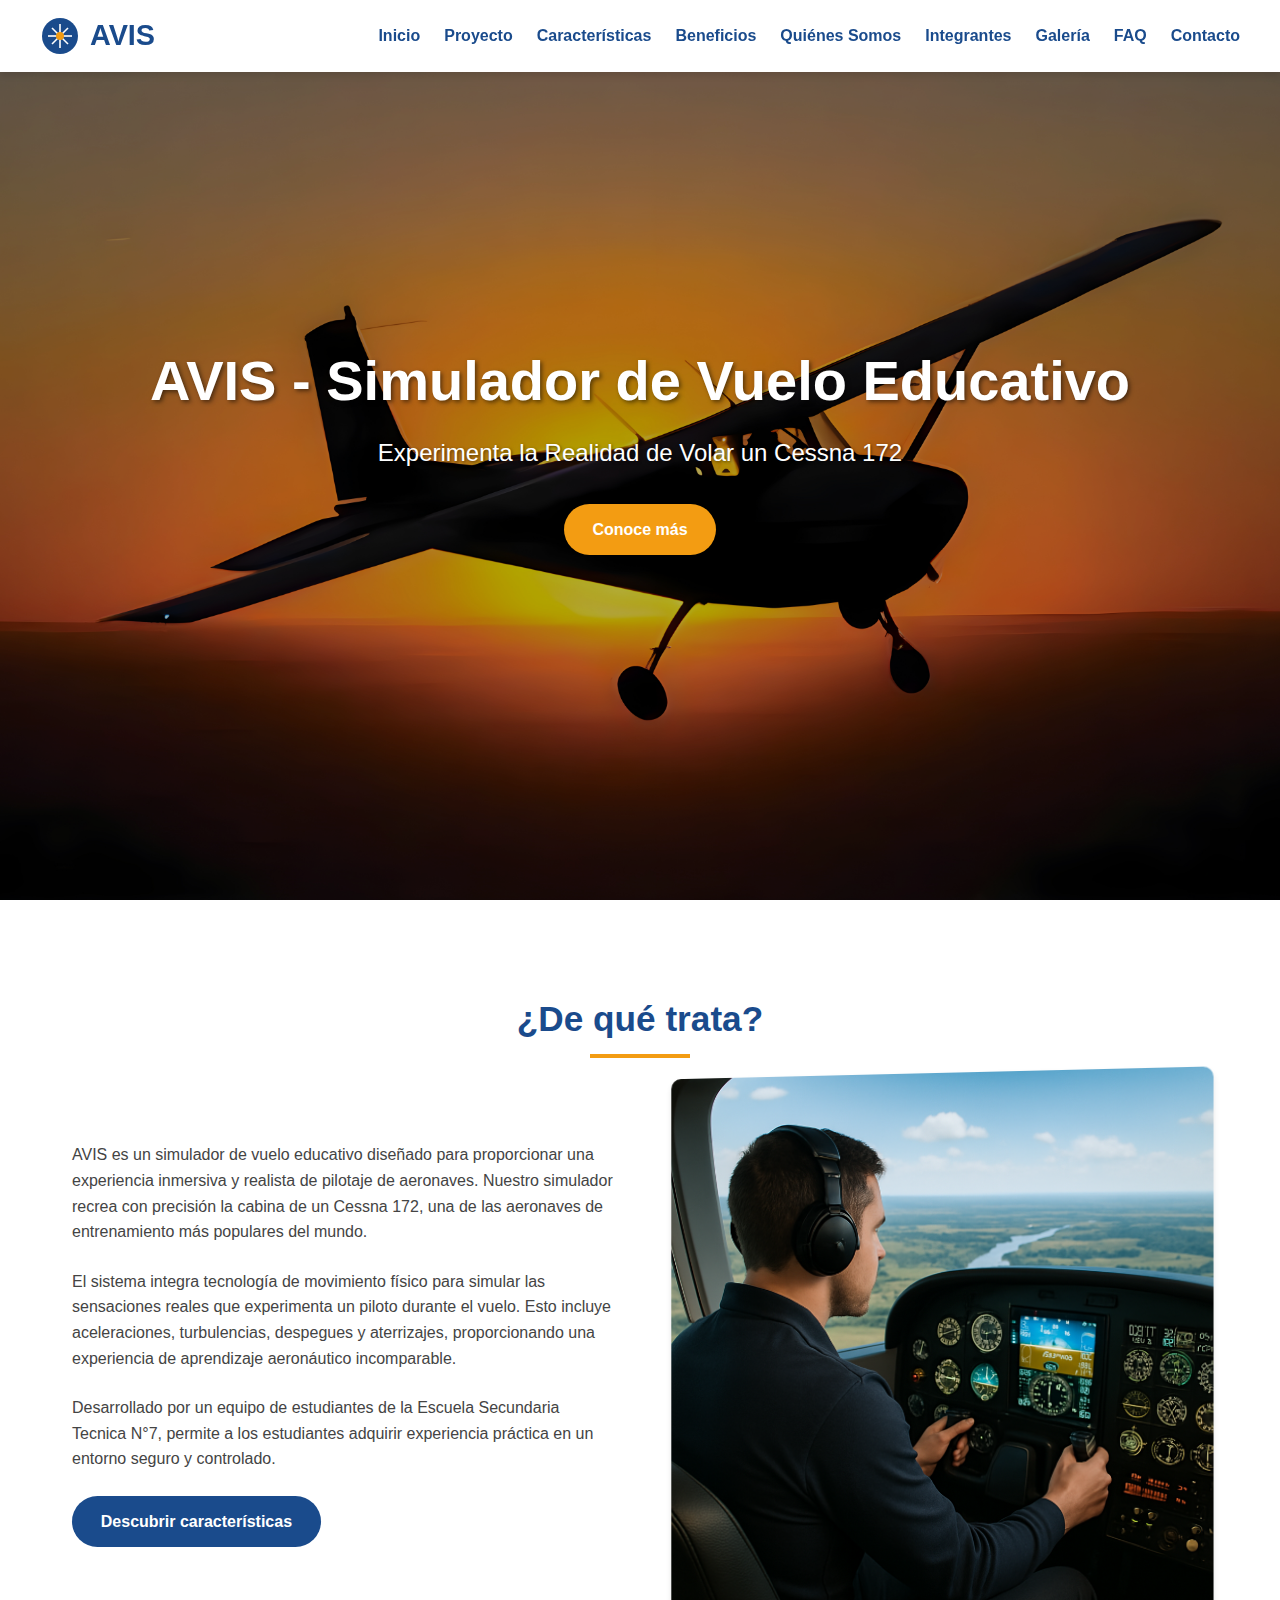
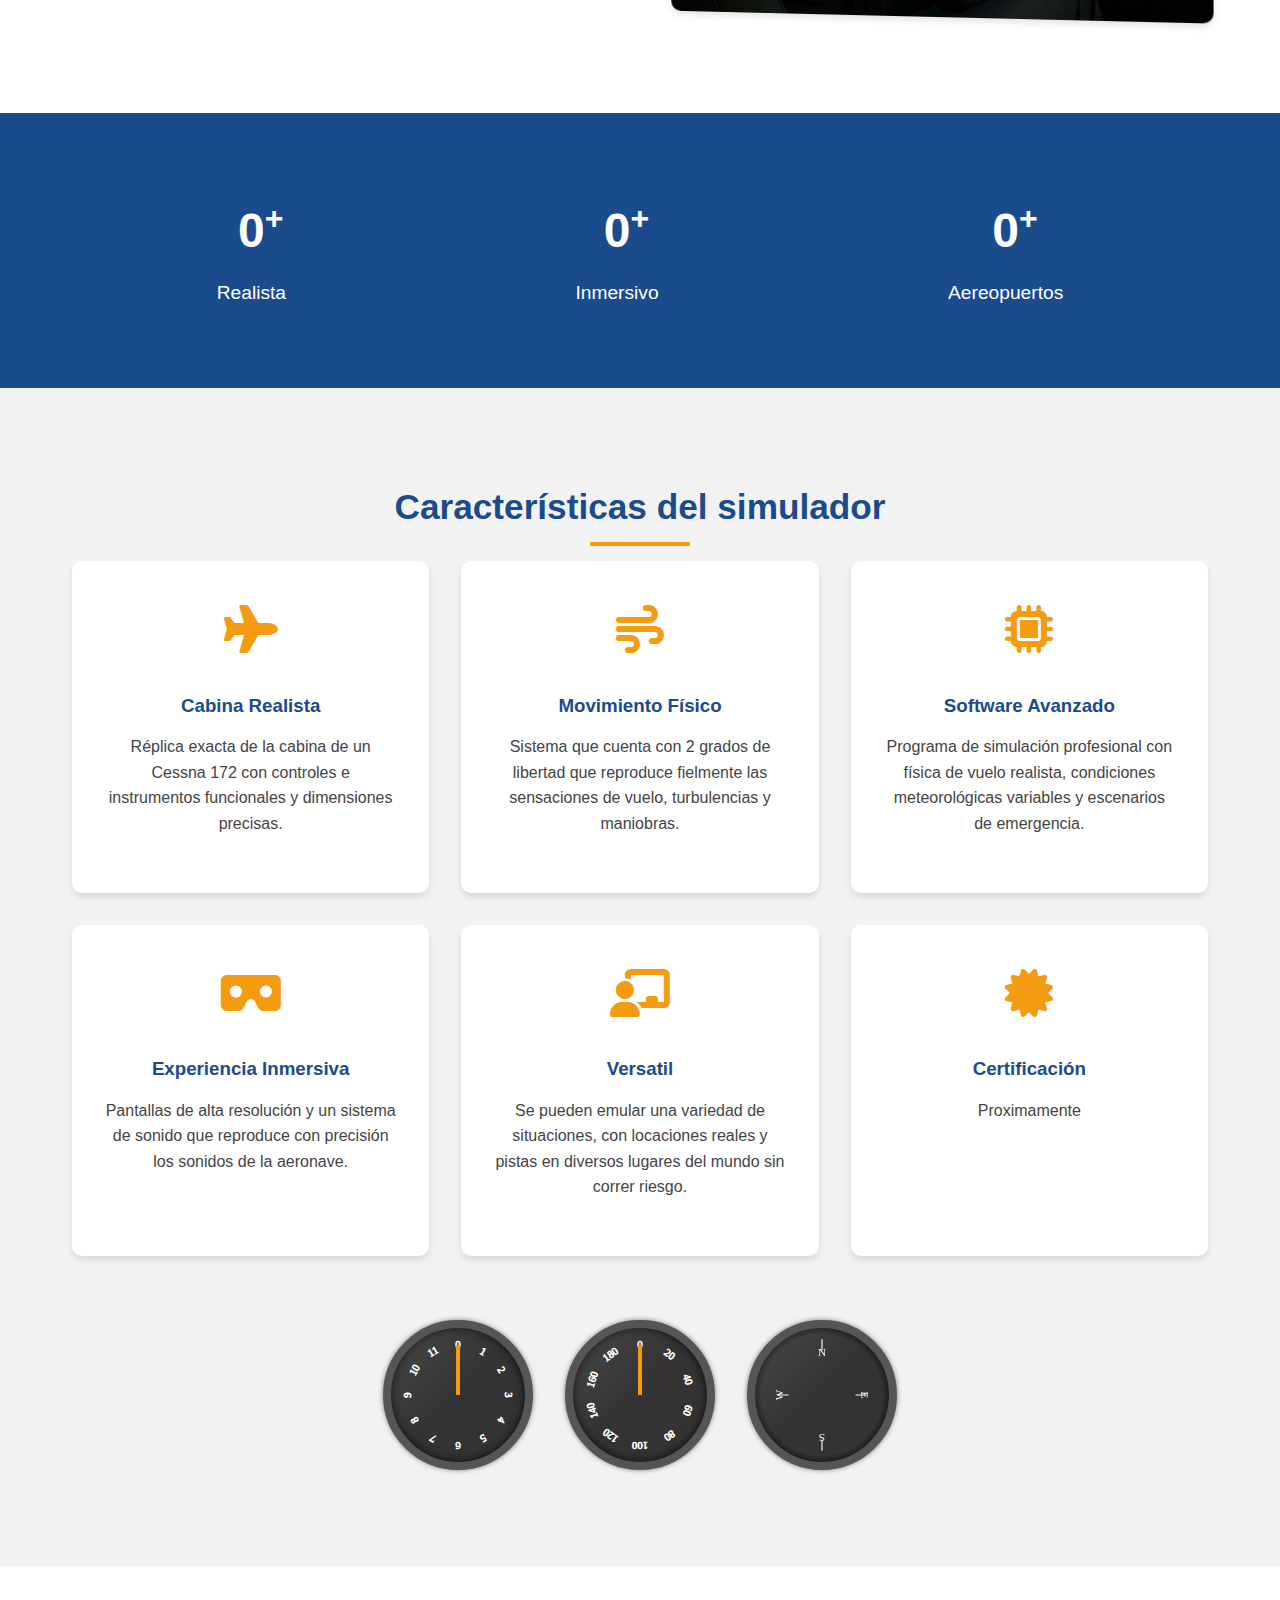
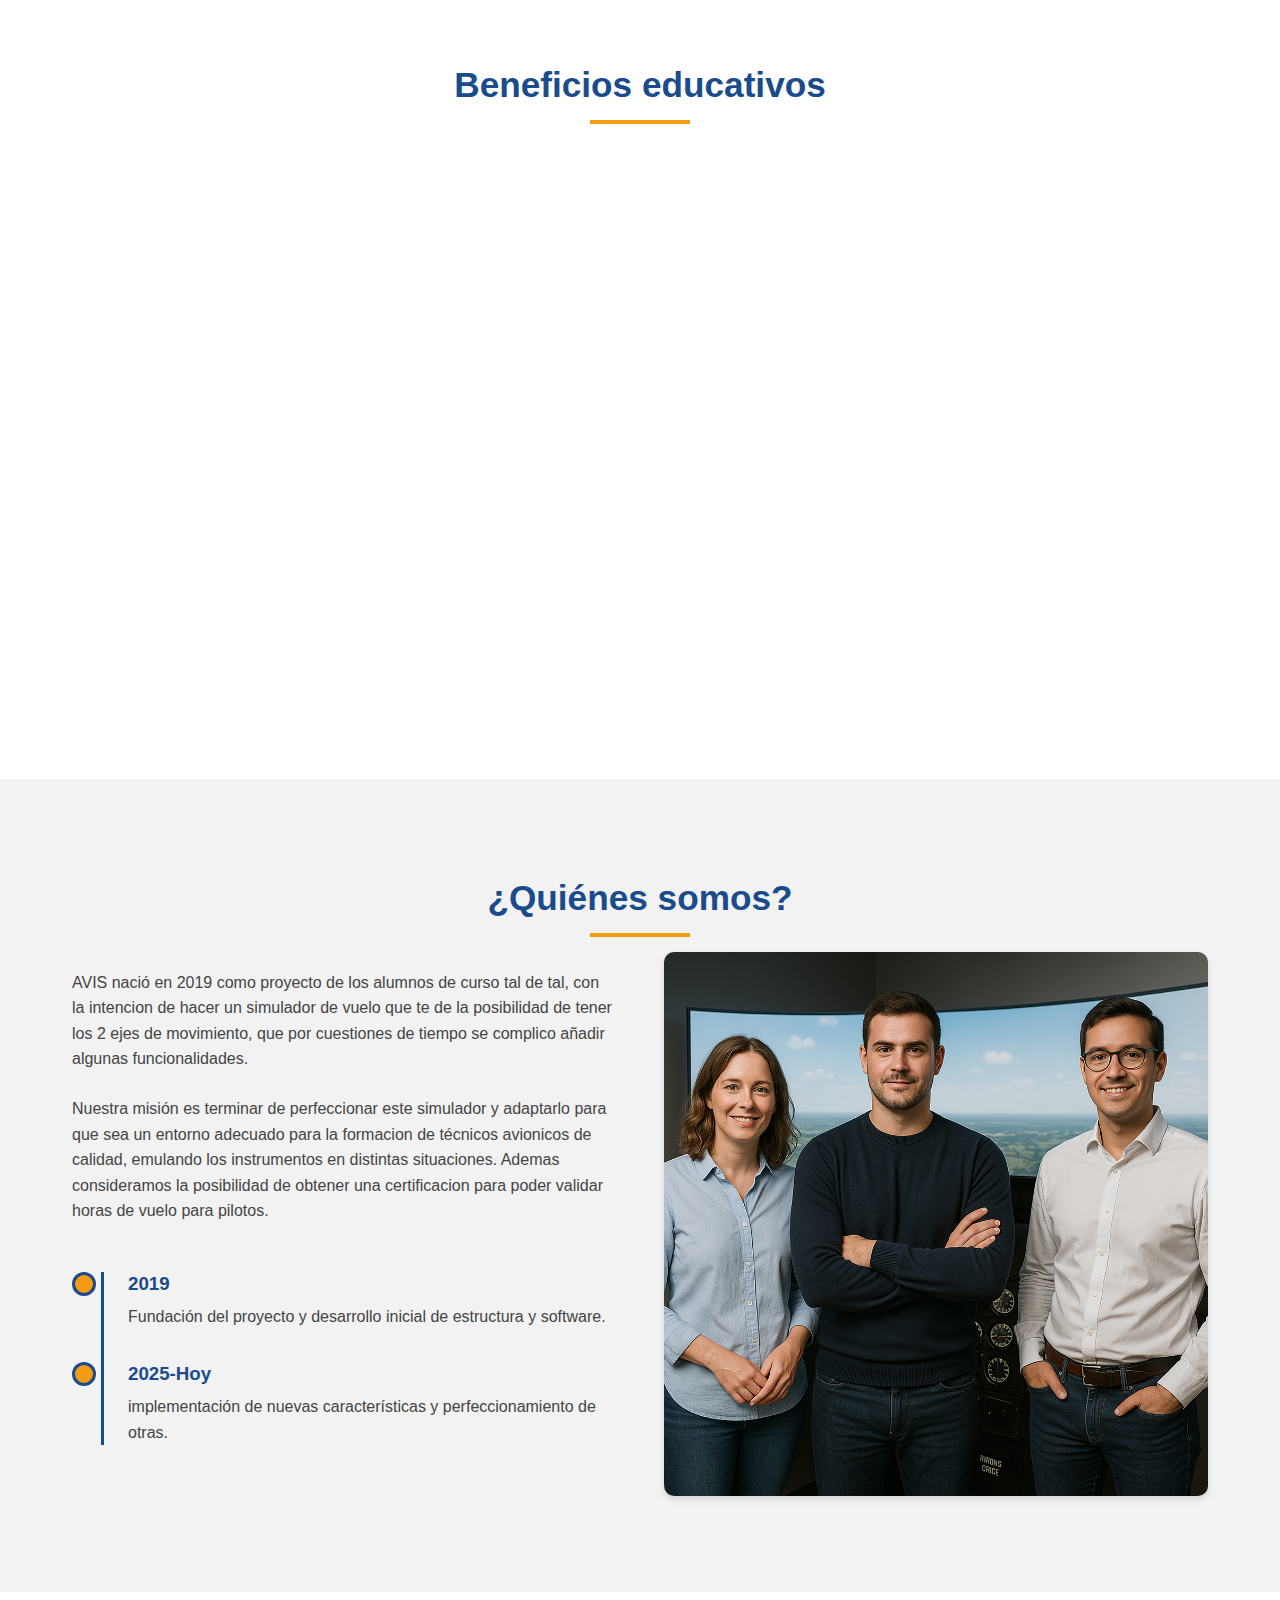
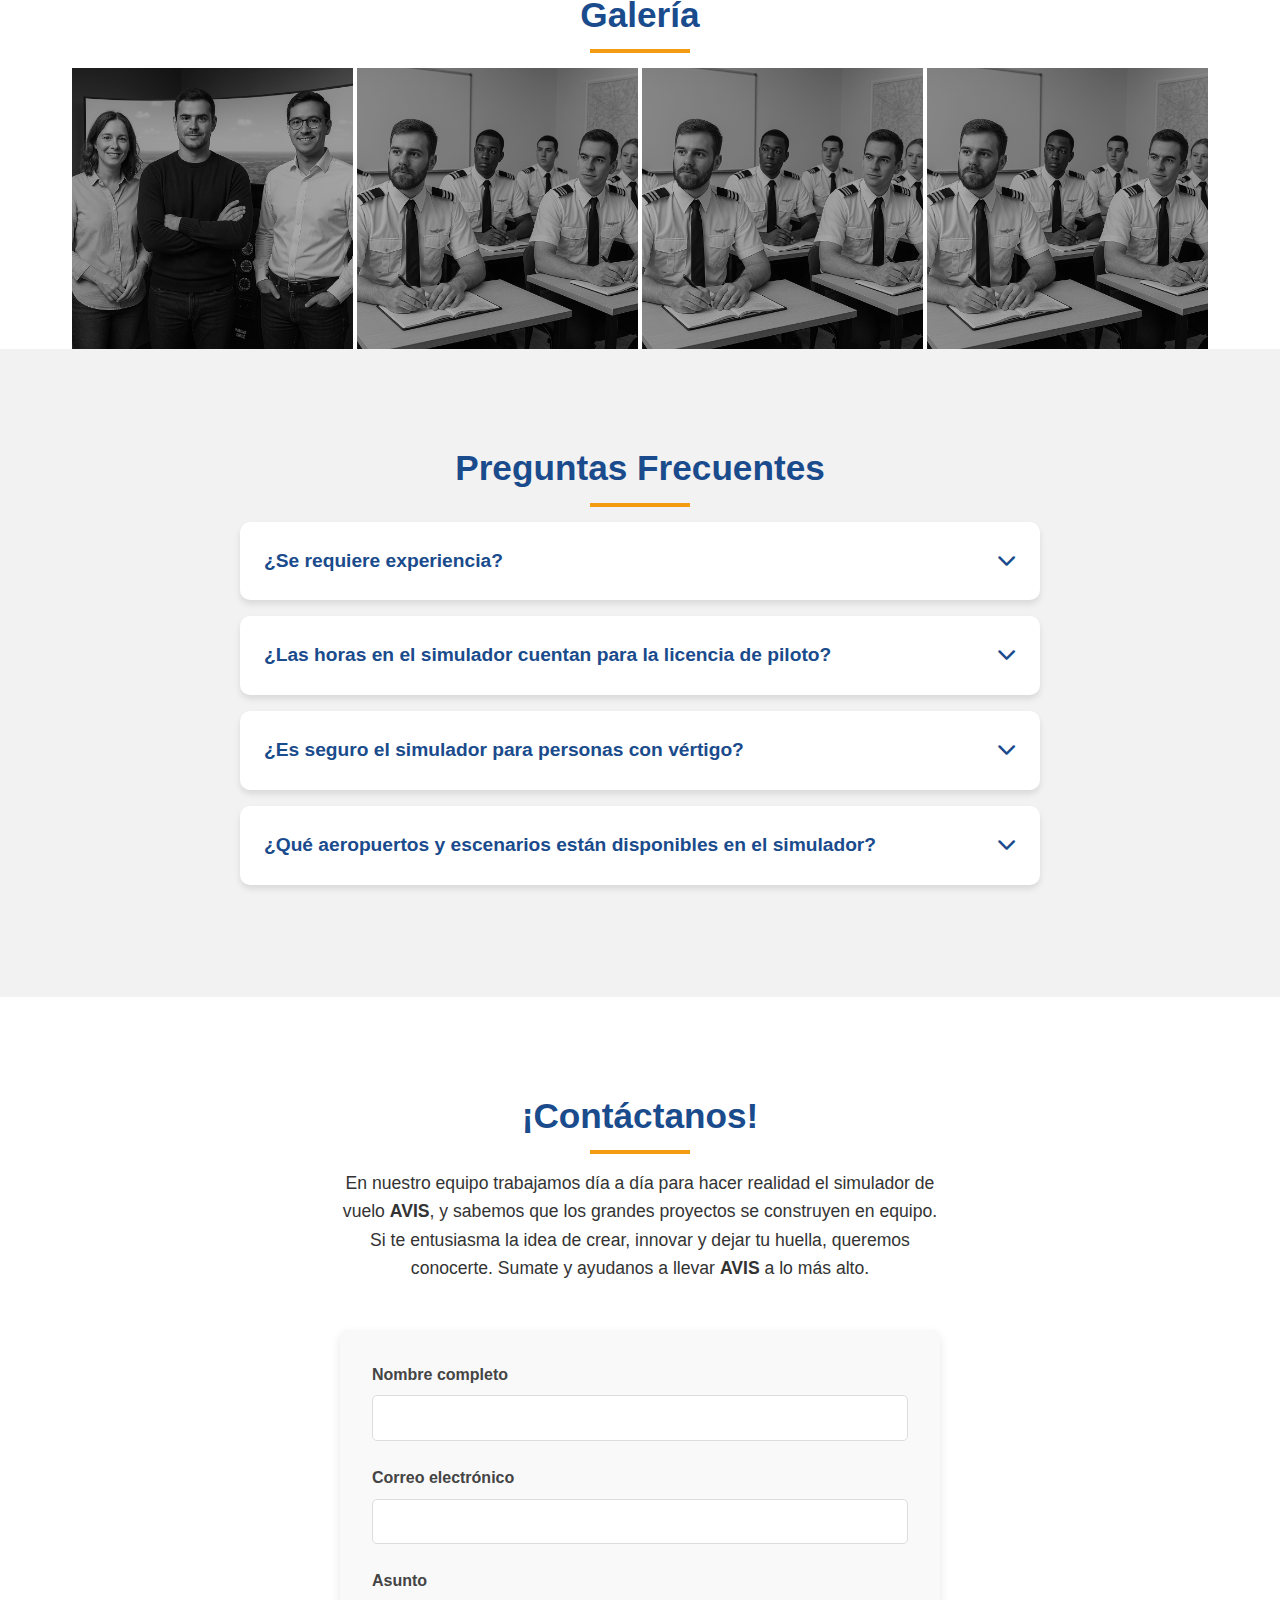
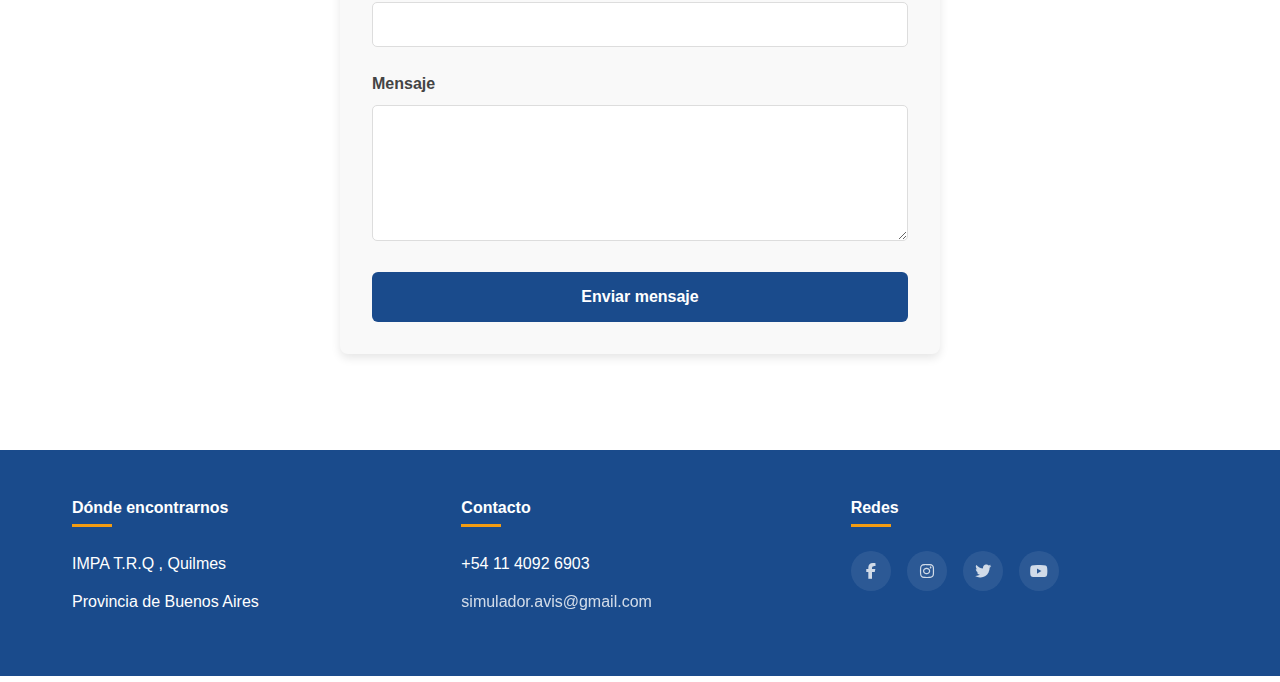
<file: index.html>
<!DOCTYPE html>
<html lang="es">
<head>
    <meta charset="UTF-8">
    <meta name="viewport" content="width=device-width, initial-scale=1.0">
    <title>AVIS - Simulador de Vuelo Educativo</title>
    <link rel="stylesheet" href="styles.css">
    <link rel="stylesheet" href="https://cdnjs.cloudflare.com/ajax/libs/font-awesome/6.4.0/css/all.min.css">
    

</head>
<body>
    <!-- Navbar -->
    <nav class="navbar">
        <div class="container navbar-container">
            <div class="navbar-logo">
                <svg width="40" height="40" viewBox="0 0 100 100">
                    <circle cx="50" cy="50" r="45" fill="#1a4b8c" />
                    <path d="M20,50 L80,50" stroke="#ffffff" stroke-width="4" />
                    <path d="M50,20 L50,80" stroke="#ffffff" stroke-width="4" />
                    <path d="M30,30 L70,70" stroke="#ffffff" stroke-width="4" />
                    <path d="M30,70 L70,30" stroke="#ffffff" stroke-width="4" />
                    <circle cx="50" cy="50" r="10" fill="#f39c12" />
                </svg>
                <h1>AVIS</h1>
            </div>
            <ul class="navbar-links">
                <li><a href="#inicio">Inicio</a></li>
                <li><a href="#proyecto">Proyecto</a></li>
                <li><a href="#caracteristicas">Características</a></li>
                <li><a href="#beneficios">Beneficios</a></li>
                <li><a href="#about">Quiénes Somos</a></li>
                <li><a href="integrantes.html">Integrantes</a></li>
                <li><a href="#galeria">Galería</a></li>
                <li><a href="#faq">FAQ</a></li>
                <li><a href="#contacto">Contacto</a></li>
            </ul>
            <div class="mobile-toggle">
                <span></span>
                <span></span>
                <span></span>
            </div>
        </div>
    </nav>

  <!-- Hero Section -->
<section id="inicio" class="hero">
    <div class="container hero-content">
        <h1>AVIS - Simulador de Vuelo Educativo</h1>
        <p>Experimenta la Realidad de Volar un Cessna 172</p>
        <a href="#proyecto" class="btn btn-primary jello-horizontal">Conoce más</a>
    </div>
</section>

    <!-- Proyecto Section -->
    <section id="proyecto" class="proyecto">
        <div class="container">
            <h2 class="section-title">¿De qué trata?</h2>
            <div class="proyecto-container">
                <div class="proyecto-info">
                    <p>AVIS es un simulador de vuelo educativo diseñado para proporcionar una experiencia inmersiva y realista de pilotaje de aeronaves. Nuestro simulador recrea con precisión la cabina de un Cessna 172, una de las aeronaves de entrenamiento más populares del mundo.</p>
                    <p>El sistema integra tecnología de movimiento físico para simular las sensaciones reales que experimenta un piloto durante el vuelo. Esto incluye aceleraciones, turbulencias, despegues y aterrizajes, proporcionando una experiencia de aprendizaje aeronáutico incomparable.</p>
                    <p>Desarrollado por un equipo de estudiantes de la Escuela Secundaria Tecnica N°7, permite a los estudiantes adquirir experiencia práctica en un entorno seguro y controlado.</p>
                    <a href="#caracteristicas" class="btn btn-secondary">Descubrir características</a>
                </div>
                <div class="proyecto-image">
                    <img src="images\simulador.png" alt="Simulador AVIS Cessna 172">
                </div>
            </div>
        </div>
    </section>

    <!-- Counter Section--> 
    <section class="counter-section">
        <div class="container">
            <div class="counter-container">
                <div class="counter-item">
                    <div class="counter" data-target="100">0</div>
                    <div class="counter-text">Realista</div>
                </div>
                <div class="counter-item">
                    <div class="counter" data-target="120">0</div>
                    <div class="counter-text">Inmersivo</div>
                </div>
                <div class="counter-item">
                    <div class="counter" data-target="370000">0</div>
                    <div class="counter-text">Aereopuertos</div>
                </div>
            </div>
        </div>
    </section>
                
    <!-- Características Section -->
    <section id="caracteristicas" class="caracteristicas">
        <div class="container">
            <h2 class="section-title">Características del simulador</h2>
            <div class="cards-container">
                <div class="card">
                    <div class="card-icon">
                        <i class="fas fa-plane"></i>
                    </div>
                    <h3>Cabina Realista</h3>
                    <p>Réplica exacta de la cabina de un Cessna 172 con controles e instrumentos funcionales y dimensiones precisas.</p>
                </div>
                <div class="card">
                    <div class="card-icon">
                        <i class="fas fa-wind"></i>
                    </div>
                    <h3>Movimiento Físico</h3>
                    <p>Sistema que cuenta con 2 grados de libertad que reproduce fielmente las sensaciones de vuelo, turbulencias y maniobras.</p>
                </div>
                <div class="card">
                    <div class="card-icon">
                        <i class="fas fa-microchip"></i>
                    </div>
                    <h3>Software Avanzado</h3>
                    <p>Programa de simulación profesional con física de vuelo realista, condiciones meteorológicas variables y escenarios de emergencia.</p>
                </div>
                <div class="card">
                    <div class="card-icon">
                        <i class="fas fa-vr-cardboard"></i>
                    </div>
                    <h3>Experiencia Inmersiva</h3>
                    <p>Pantallas de alta resolución y un sistema de sonido que reproduce con precisión los sonidos de la aeronave.</p>
                </div>
                <div class="card">
                    <div class="card-icon">
                        <i class="fas fa-chalkboard-teacher"></i>
                    </div>
                    <h3>Versatil</h3>
                    <p>Se pueden emular una variedad de situaciones, con locaciones reales y pistas en diversos lugares del mundo sin correr riesgo.</p>
                </div>
                <div class="card">
                    <div class="card-icon">
                        <i class="fas fa-certificate"></i>
                    </div>
                    <h3>Certificación</h3>
                    <p>Proximamente</p>
                </div>
            </div>
            
            <!-- Panel de instrumentos interactivo -->
            <div class="instrument-panel">
                <div class="instrument">
                    <div class="altimeter-numbers"></div>
                    <div class="altimeter-needle"></div>
                    <div class="instrument-label">Altímetro</div>
                </div>
                <div class="instrument">
                    <div class="airspeed-numbers"></div>
                    <div class="airspeed-needle"></div>
                    <div class="instrument-label">Velocidad</div>
                </div>
                <div class="instrument">
                    <div class="heading-indicator"></div>
                    <div class="instrument-label">Dirección</div>
                </div>
            </div>
        </div>
    </section>

    <!-- Beneficios Section -->
    <section id="beneficios" class="beneficios">
        <div class="container">
            <h2 class="section-title">Beneficios educativos</h2>
            <div class="beneficios-container">
                <div class="beneficios-list">
                    <div class="beneficio-item">
                        <div class="beneficio-icon">
                            <i class="fas fa-brain"></i>
                        </div>
                        <div>
                            <h3>Desarrollo de habilidades técnicas</h3>
                            <p>Aprende procedimientos de vuelo, comunicación aeronáutica y manejo de instrumentos sin riesgos.</p>
                        </div>
                    </div>
                    <div class="beneficio-item">
                        <div class="beneficio-icon">
                            <i class="fas fa-shield-alt"></i>
                        </div>
                        <div>
                            <h3>Entrenamiento de seguridad</h3>
                            <p>Practica situaciones de emergencia y procedimientos críticos en un entorno controlado.</p>
                        </div>
                    </div>
                    <div class="beneficio-item">
                        <div class="beneficio-icon">
                            <i class="fas fa-graduation-cap"></i>
                        </div>
                        <div>
                            <h3>Formación integral</h3>
                            <p>Adquiere conocimientos teóricos y prácticos en un mismo espacio educativo con retroalimentación inmediata.</p>
                        </div>
                    </div>
                </div>
                <div class="beneficios-image">
                    <img src="images\estudiantes.png" alt="Estudiante en simulador AVIS">
                </div>
            </div>
        </div>
    </section>

    <!-- About Us Section -->
    <section id="about" class="about">
        <div class="container">
            <h2 class="section-title">¿Quiénes somos?</h2>
            <div class="about-container">
                <div class="about-info">
                    <p>AVIS nació en 2019 como proyecto de los alumnos de curso tal de tal, con la intencion de hacer un simulador de vuelo que te de la posibilidad de tener los 2 ejes de movimiento, que por cuestiones de tiempo se complico añadir algunas funcionalidades.</p>
                    <p>Nuestra misión es terminar de perfeccionar este simulador y adaptarlo para que sea un entorno adecuado para la formacion de técnicos avionicos de calidad, emulando los instrumentos en distintas situaciones. Ademas consideramos la posibilidad de obtener una certificacion para poder validar horas de vuelo para pilotos.</p>
                    
                    <div class="timeline">
                        <div class="timeline-item">
                            <h3>2019</h3>
                            <p>Fundación del proyecto y desarrollo inicial de estructura y software.</p>
                        </div>
                        
                        <div class="timeline-item">
                            <h3>2025-Hoy</h3>
                            <p>implementación de nuevas características y perfeccionamiento de otras.</p>
                        </div>
                    </div>
                </div>
                <div class="about-image">
                    <img src="images\personas.png" alt="Equipo AVIS">
                </div>
            </div>
        </div>
    </section>

    <!-- Galería Section -->
    <section id="galeria" class="galeria">
        <div class="container">
            <h2 class="section-title">Galería</h2>
            <div class="gallery-wrap">
                <div class="item">
                    <img src="images\personas.png" alt="Simulador AVIS - Vista frontal">
                </div>
                <div class="item">
                    <img src="images\estudiantes.png" alt="Simulador AVIS - Cabina">
                </div>
                <div class="item">
                    <img src="images\estudiantes.png" alt="Simulador AVIS - Instrumentos">
                </div>
                <div class="item">
                    <img src="images\estudiantes.png" alt="Simulador AVIS - En uso">
                </div>
                </div>
        </div>
    </section>
            
            <!-- Ejemplo con videos de youtube 
            <div class="video-gallery">
                <h3>Videos demostrativos</h3>
                <div class="video-container">
                    <div class="video-item">
                        <iframe width="560" height="315" src="https://www.youtube.com/embed/r-keSTX_Pdo?si=cpTvb9VnFbozfDS_&amp;controls=0" title="YouTube video player" frameborder="0" allow="accelerometer; autoplay; clipboard-write; encrypted-media; gyroscope; picture-in-picture; web-share" referrerpolicy="strict-origin-when-cross-origin" allowfullscreen></iframe>
                        <p>Demostración del simulador en acción</p>
                    </div>
                    <div class="video-item">
                        <iframe width="560" height="315" src="https://www.youtube.com/embed/r-keSTX_Pdo?si=cpTvb9VnFbozfDS_&amp;controls=0" title="YouTube video player" frameborder="0" allow="accelerometer; autoplay; clipboard-write; encrypted-media; gyroscope; picture-in-picture; web-share" referrerpolicy="strict-origin-when-cross-origin" allowfullscreen></iframe>
                        <p>Demostración del simulador en acción2</p>
                    </div>
                    <div class="video-item">
                        <iframe width="560" height="315" src="https://www.youtube.com/embed/r-keSTX_Pdo?si=cpTvb9VnFbozfDS_&amp;controls=0" title="YouTube video player" frameborder="0" allow="accelerometer; autoplay; clipboard-write; encrypted-media; gyroscope; picture-in-picture; web-share" referrerpolicy="strict-origin-when-cross-origin" allowfullscreen></iframe>
                        <p>Demostración del simulador en acción2</p>
                    </div>
                    <div class="video-item">
                        <iframe width="560" height="315" src="https://www.youtube.com/embed/r-keSTX_Pdo?si=cpTvb9VnFbozfDS_&amp;controls=0" title="YouTube video player" frameborder="0" allow="accelerometer; autoplay; clipboard-write; encrypted-media; gyroscope; picture-in-picture; web-share" referrerpolicy="strict-origin-when-cross-origin" allowfullscreen></iframe>
                        <p>Demostración del simulador en acción2</p>
                    </div>
                </div>
            </div>
        </div>
            -->
    </section>

    <!-- FAQ Section -->
    <section id="faq" class="faq">
        <div class="container">
            <h2 class="section-title">Preguntas Frecuentes</h2>
            <div class="accordion">
                <div class="accordion-item">
                    <div class="accordion-header">
                        <h3>¿Se requiere experiencia?</h3>
                        <div class="accordion-icon">
                            <i class="fas fa-chevron-down"></i>
                        </div>
                    </div>
                    <div class="accordion-content">
                        <p>Si, se requiere experiencia previa para poder pilotar de manera adecuada</p>
                    </div>
                </div>
                <div class="accordion-item">
                    <div class="accordion-header">
                        <h3>¿Las horas en el simulador cuentan para la licencia de piloto?</h3>
                        <div class="accordion-icon">
                            <i class="fas fa-chevron-down"></i>
                        </div>
                    </div>
                    <div class="accordion-content">
                        <p>No, nuestro simulador por el momento no posee una certificacion oficial, aunque proximamente lo evaluaremos.</p>
                    </div> 
                </div>

                <div class="accordion-item">
                    <div class="accordion-header">
                        <h3>¿Es seguro el simulador para personas con vértigo?</h3>
                        <div class="accordion-icon">
                            <i class="fas fa-chevron-down"></i>
                        </div>
                    </div>
                    <div class="accordion-content">
                        <p>El simulador cuenta con diferentes niveles de intensidad de movimiento. Para personas con sensibilidad al vértigo, comenzamos con configuraciones suaves y aumentamos gradualmente según la comodidad del usuario. Puede detenerse la sesión en cualquier momento si se experimenta malestar.</p>
                    </div>
                </div>
                <div class="accordion-item">
                    <div class="accordion-header">
                        <h3>¿Qué aeropuertos y escenarios están disponibles en el simulador?</h3>
                        <div class="accordion-icon">
                            <i class="fas fa-chevron-down"></i>
                        </div>
                    </div>
                    <div class="accordion-content">
                        <p>El simulador incluye más de 24,000 aeropuertos de todo el mundo con datos geográficos precisos. Los escenarios principales incluyen las principales ciudades españolas, europeas y norteamericanas, con condiciones meteorológicas y horarios personalizables.</p>
                    </div>
                </div>
            </div>
        </div>
    </section>

 
<!-- Contact Section -->
<section id="contacto" class="contacto">
    <div class="container">
        <h2 class="section-title">¡Contáctanos!</h2>
        <div class="contacto-container">

        
            <p class="contacto-descripcion">
                En nuestro equipo trabajamos día a día para hacer realidad el simulador de vuelo <strong>AVIS</strong>, y sabemos que los grandes proyectos se construyen en equipo. Si te entusiasma la idea de crear, innovar y dejar tu huella, queremos conocerte. Sumate y ayudanos a llevar <strong>AVIS</strong> a lo más alto.
            </p>

            <div class="contacto-form">
                <form id="form-contacto">
                    <div class="form-group">
                        <label for="nombre">Nombre completo</label>
                        <input type="text" id="nombre" class="form-control" required>
                        <div class="error-message">Por favor ingrese su nombre completo</div>
                    </div>
                    <div class="form-group">
                        <label for="email">Correo electrónico</label>
                        <input type="email" id="email" class="form-control" required>
                        <div class="error-message">Por favor ingrese un correo electrónico válido</div>
                    </div>
                    <div class="form-group">
                        <label for="asunto">Asunto</label>
                        <input type="text" id="asunto" class="form-control" required>
                        <div class="error-message">Por favor ingrese el asunto</div>
                    </div>
                    <div class="form-group">
                        <label for="mensaje">Mensaje</label>
                        <textarea id="mensaje" class="form-control" rows="6" required></textarea>
                        <div class="error-message">Por favor ingrese su mensaje</div>
                    </div>
                    <button type="submit" class="btn btn-primary">Enviar mensaje</button>
                </form>
            </div>
        </div> 
    </div>
</section>
<script src="script.js"></script>
</body>
</html>



<!-- Footer -->
<footer class="footer">
    <div class="container footer-container">
        <div class="footer-links">
            <h4>Dónde encontrarnos</h4>
            <ul>
                <li>IMPA T.R.Q , Quilmes</li>
                <li>Provincia de Buenos Aires</li>
            </ul>
        </div>

        <div class="footer-links">
            <h4>Contacto</h4>
            <ul>
                <li>+54 11 4092 6903</li>
                <li><a href="mailto:simulador.avis@gmail.com">simulador.avis@gmail.com</a></li>
            </ul>
        </div>

        <div class="footer-links">
            <h4>Redes</h4>
            <div class="social-links">
                <a href="#" aria-label="Facebook"><i class="fab fa-facebook-f"></i></a>
                <a href="#" aria-label="Instagram"><i class="fab fa-instagram"></i></a>
                <a href="#" aria-label="Twitter"><i class="fab fa-twitter"></i></a>
                <a href="#" aria-label="YouTube"><i class="fab fa-youtube"></i></a>
            </div>
        </div>
    </div>
</footer>
</file>
<file: styles.css>
/* Variables globales */
:root {
    --blue-primary: #1a4b8c;
    --blue-light: #a1c6ea;
    --white: #ffffff;
    --black: #000000;
    --gray-light: #f2f2f2;
    --orange: #f39c12;
    --gray-dark: #444444;
    --transition: all 0.3s ease;
    --box-shadow: 0 4px 6px rgba(0, 0, 0, 0.1);
    --box-shadow-hover: 0 10px 15px rgba(0, 0, 0, 0.15);
  }
  
  /* Reset y estilos generales */
  * {
    margin: 0;
    padding: 0;
    box-sizing: border-box;
  }
  
  html {
    scroll-behavior: smooth;
    font-size: 16px;
  }
  
  body {
    font-family: 'Segoe UI', Tahoma, Geneva, Verdana, sans-serif;
    line-height: 1.6;
    color: var(--gray-dark);
    overflow-x: hidden;
  }
  
  .container {
    width: 100%;
    max-width: 1200px;
    margin: 0 auto;
    padding: 0 2rem;
  }
  
  h1, h2, h3, h4, h5, h6 {
    font-weight: 700;
    line-height: 1.3;
    margin-bottom: 1rem;
    color: var(--blue-primary);
  }
  
  p {
    margin-bottom: 1.5rem;
  }
  
  a {
    text-decoration: none;
    color: var(--blue-primary);
    transition: var(--transition);
  }
  
  a:hover {
    color: var(--orange);
  }
  
  img {
    max-width: 100%;
    height: auto;
    display: block;
  }
  
  .section-title {
    font-size: 2.5rem;
    text-align: center;
    margin-bottom: 3rem;
    position: relative;
    padding-bottom: 1rem;
  }
  
  .section-title::after {
    content: '';
    position: absolute;
    bottom: 0;
    left: 50%;
    transform: translateX(-50%);
    width: 100px;
    height: 4px;
    background-color: var(--orange);
  }
  
  .btn {
    display: inline-block;
    padding: 0.8rem 1.8rem;
    border-radius: 30px;
    font-weight: 600;
    text-align: center;
    cursor: pointer;
    transition: var(--transition);
    border: none;
    font-size: 1rem;
  }
  
  .btn-primary {
    background-color: var(--orange);
    color: var(--white);
  }
  
  .btn-primary:hover {
    background-color: var(--blue-primary);
    color: var(--white);
    transform: translateY(-3px);
    box-shadow: var(--box-shadow-hover);
  }
  
  .btn-secondary {
    background-color: var(--blue-primary);
    color: var(--white);
  }
  
  .btn-secondary:hover {
    background-color: var(--orange);
    color: var(--white);
    transform: translateY(-3px);
    box-shadow: var(--box-shadow-hover);
  }
  
  /* Navbar */
  .navbar {
    position: fixed;
    top: 0;
    left: 0;
    width: 100%;
    background-color: var(--white);
    z-index: 1000;
    box-shadow: var(--box-shadow);
    transition: var(--transition);
  }

  
  .navbar.scrolled {
    padding: 0.5rem 0;
    background-color: var(--white);
  }
  
  .navbar.scrolled .navbar-logo h1,
  .navbar.scrolled .navbar-links a {
    color: var(--blue-primary);
  }
  
  .navbar-container {
    display: flex;
    justify-content: space-between;
    align-items: center;
    padding: 1rem 0;
  }
  
  .navbar-logo {
    display: flex;
    align-items: center;
  }
  
  .navbar-logo h1 {
    margin-left: 10px;
    font-size: 1.8rem;
    margin-bottom: 0;
  }
  
  .navbar-links {
    display: flex;
    list-style: none;
    align-items: center;
  }
  
  .navbar-links li {
    margin-left: 1.5rem;
  }
  
  .navbar-links a {
    font-weight: 600;
    position: relative;
  }
  
  .navbar-links a::after {
    content: '';
    position: absolute;
    bottom: -5px;
    left: 0;
    width: 0;
    height: 2px;
    background-color: var(--orange);
    transition: var(--transition);
  }
  
  .navbar-links a:hover::after {
    width: 100%;
  }
  
  .mobile-toggle {
    display: none;
    flex-direction: column;
    cursor: pointer;
  }
  
  .mobile-toggle span {
    width: 30px;
    height: 3px;
    background-color: var(--blue-primary);
    margin: 3px 10vw;
    transition: var(--transition);
  }
  
  /* Hero Section */
  /* Hero Section */
.hero {
    height: 100vh;
    background-image: url("images/cessna.jpg"); /* Verifica que esta ruta sea correcta */
    background-attachment: fixed; /* Parallax effect */
    background-size: cover;
    background-position: center;
    display: flex;
    align-items: center;
    justify-content: center;
    position: relative;
    overflow: hidden;
}


  
  .hero::before {
    content: '';
    position: absolute;
    top: 0;
    left: 0;
    width: 100%;
    height: 100%;
    background: rgba(0, 0, 0, 0.3);
    z-index: 1;
  }
  /*
   .clouds {
    position: absolute;
    width: 100%;
    height: 100%;
    overflow: hidden;
  }
  
  .cloud {
    position: absolute;
    left: -300px;
    width: 300px;
    height: 100px;
    background: url("data:image/svg+xml,%3Csvg xmlns='http://www.w3.org/2000/svg' viewBox='0 0 1000 1000'%3E%3Cpath fill='%23fff' d='M160 500Q10 430 130 340Q350 270 570 380Q850 350 850 500Q850 650 570 620Q350 730 130 660Q10 570 160 500Z'/%3E%3C/svg%3E") no-repeat;
    background-size: contain;
    opacity: 0.8;
    animation: cloud-move 120s linear infinite;
  }
  
  @keyframes cloud-move {
    0% {
        left: -300px;
    }
    100% {
        left: 100%;
    }
  }
  
  .plane {
    position: absolute;
    width: 600px;
    z-index: 5;
    opacity: 0;
    left: 0;
    top: 50%;
    transform: translate(-300px, 100px) rotate(0deg);
    animation: plane-fly 4.5s ease-in-out 1s forwards;
  }
  
  @keyframes plane-fly {
    0% {
      opacity: 0;
      transform: translate(-300px, 100px) rotate(15deg);
    }
  
    5% {
      opacity: 1;
    }
  
    20% {
      transform: translate(100px, 50px) rotate(10deg);
    }
  
    40% {
      transform: translate(400px, -20px) rotate(5deg);
    }
  
    60% {
      transform: translate(800px, -100px) rotate(0deg);
    }
  
    80% {
      transform: translate(1100px, -150px) rotate(-10deg);
    }
  
    100% {
      opacity: 0;
      transform: translate(1400px, -200px) rotate(-20deg);
    }
  }
    */
  
  .hero-content {
    text-align: center;
    color: var(--white);
    position: relative;
    z-index: 2;
    animation: fade-in 1.5s ease-out;
  }
  
  @keyframes fade-in {
    from {
        opacity: 0;
        transform: translateY(30px);
    }
    to {
        opacity: 1;
        transform: translateY(0);
    }
  }
  
  .hero-content h1 {
    font-size: 3.5rem;
    margin-bottom: 1rem;
    color: var(--white);
    text-shadow: 2px 2px 4px rgba(0, 0, 0, 0.5);
  }
  
  .hero-content p {
    font-size: 1.5rem;
    margin-bottom: 2rem;
    text-shadow: 1px 1px 3px rgba(0, 0, 0, 0.5);
  }
  
  /* Proyecto Section */
  .proyecto {
    padding: 6rem 0;
    background-color: var(--white);
  }
  
  .proyecto-container {
    display: flex;
    align-items: center;
    gap: 3rem;
  }
  
  .proyecto-info {
    flex: 1;
  }
  
  .proyecto-image {
    flex: 1;
    border-radius: 10px;
    overflow: hidden;
    box-shadow: var(--box-shadow);
    transform: perspective(1000px) rotateY(-5deg);
    transition: var(--transition);
  }
  
  .proyecto-image:hover {
    transform: perspective(1000px) rotateY(0);
    box-shadow: var(--box-shadow-hover);
  }
  
  /* Counter Section */
  .counter-section {
    background-color: var(--blue-primary);
    color: var(--white);
    padding: 4rem 0;
  }
  
  .counter-container {
    display: flex;
    justify-content: space-around;
    text-align: center;
  }
  
  .counter-item {
    padding: 1rem;
  }
  
  .counter {
    font-size: 3rem;
    font-weight: 700;
    margin-bottom: 0.5rem;
    position: relative;
  }
  
  .counter::after {
    content: '+';
    position: absolute;
    font-size: 2rem;
  }
  
  .counter-text {
    font-size: 1.2rem;
  }
  
  /* Características Section */
  .caracteristicas {
    padding: 6rem 0;
    background-color: var(--gray-light);
  }
  
  .cards-container {
    display: grid;
    grid-template-columns: repeat(auto-fit, minmax(300px, 1fr));
    gap: 2rem;
    margin-bottom: 4rem;
  }
  
  .card {
    background-color: var(--white);
    border-radius: 10px;
    padding: 2rem;
    text-align: center;
    box-shadow: var(--box-shadow);
    transition: var(--transition);
    transform: translateY(0);
  }
  
  .card:hover {
    transform: translateY(-10px);
    box-shadow: var(--box-shadow-hover);
  }
  
  .card-icon {
    font-size: 3rem;
    color: var(--orange);
    margin-bottom: 1.5rem;
  }
  
  .card h3 {
    margin-bottom: 1rem;
  }
  
  /* Instrument Panel */
  .instrument-panel {
    display: flex;
    justify-content: center;
    gap: 2rem;
    margin-top: 3rem;
  }
  
  .instrument {
    width: 150px;
    height: 150px;
    border-radius: 50%;
    background-color: #333;
    border: 8px solid #555;
    position: relative;
    box-shadow: inset 0 0 10px rgba(0, 0, 0, 0.8), 0 0 5px rgba(0, 0, 0, 0.5);
    display: flex;
    align-items: center;
    justify-content: center;
    overflow: hidden;
  }
  
  .instrument::before {
    content: '';
    position: absolute;
    width: 100%;
    height: 100%;
    border-radius: 50%;
    background: linear-gradient(135deg, rgba(255, 255, 255, 0.1) 0%, rgba(0, 0, 0, 0) 50%);
    z-index: 1;
  }
  
  .instrument-label {
    position: absolute;
    bottom: -30px;
    left: 0;
    right: 0;
    text-align: center;
    color: var(--blue-primary);
    font-weight: bold;
  }
  
  .altimeter-numbers {
    position: absolute;
    width: 120%;
    height: 120%;
    background: url("data:image/svg+xml,%3Csvg xmlns='http://www.w3.org/2000/svg' width='120' height='120' viewBox='0 0 120 120'%3E%3Cg fill='%23fff' stroke='%23fff' stroke-width='0.5'%3E%3Ctext x='60' y='25' text-anchor='middle' font-size='8' transform='rotate(0 60 60)'>0</text%3E%3Ctext x='60' y='25' text-anchor='middle' font-size='8' transform='rotate(30 60 60)'>1</text%3E%3Ctext x='60' y='25' text-anchor='middle' font-size='8' transform='rotate(60 60 60)'>2</text%3E%3Ctext x='60' y='25' text-anchor='middle' font-size='8' transform='rotate(90 60 60)'>3</text%3E%3Ctext x='60' y='25' text-anchor='middle' font-size='8' transform='rotate(120 60 60)'>4</text%3E%3Ctext x='60' y='25' text-anchor='middle' font-size='8' transform='rotate(150 60 60)'>5</text%3E%3Ctext x='60' y='25' text-anchor='middle' font-size='8' transform='rotate(180 60 60)'>6</text%3E%3Ctext x='60' y='25' text-anchor='middle' font-size='8' transform='rotate(210 60 60)'>7</text%3E%3Ctext x='60' y='25' text-anchor='middle' font-size='8' transform='rotate(240 60 60)'>8</text%3E%3Ctext x='60' y='25' text-anchor='middle' font-size='8' transform='rotate(270 60 60)'>9</text%3E%3Ctext x='60' y='25' text-anchor='middle' font-size='8' transform='rotate(300 60 60)'>10</text%3E%3Ctext x='60' y='25' text-anchor='middle' font-size='8' transform='rotate(330 60 60)'>11</text%3E%3C/g%3E%3C/svg%3E") no-repeat center center;
    background-size: 100% 100%;
    animation: rotate 30s linear infinite;
  }
  
  .altimeter-needle {
    position: absolute;
    width: 4px;
    height: 50px;
    background-color: var(--orange);
    left: calc(50% - 2px);
    bottom: 50%;
    transform-origin: bottom center;
    transform: rotate(0deg);
    animation: rotate-needle 15s ease-in-out infinite;
    z-index: 2;
  }
  
  .airspeed-numbers {
    position: absolute;
    width: 120%;
    height: 120%;
    background: url("data:image/svg+xml,%3Csvg xmlns='http://www.w3.org/2000/svg' width='120' height='120' viewBox='0 0 120 120'%3E%3Cg fill='%23fff' stroke='%23fff' stroke-width='0.5'%3E%3Ctext x='60' y='25' text-anchor='middle' font-size='8' transform='rotate(0 60 60)'>0</text%3E%3Ctext x='60' y='25' text-anchor='middle' font-size='8' transform='rotate(36 60 60)'>20</text%3E%3Ctext x='60' y='25' text-anchor='middle' font-size='8' transform='rotate(72 60 60)'>40</text%3E%3Ctext x='60' y='25' text-anchor='middle' font-size='8' transform='rotate(108 60 60)'>60</text%3E%3Ctext x='60' y='25' text-anchor='middle' font-size='8' transform='rotate(144 60 60)'>80</text%3E%3Ctext x='60' y='25' text-anchor='middle' font-size='8' transform='rotate(180 60 60)'>100</text%3E%3Ctext x='60' y='25' text-anchor='middle' font-size='8' transform='rotate(216 60 60)'>120</text%3E%3Ctext x='60' y='25' text-anchor='middle' font-size='8' transform='rotate(252 60 60)'>140</text%3E%3Ctext x='60' y='25' text-anchor='middle' font-size='8' transform='rotate(288 60 60)'>160</text%3E%3Ctext x='60' y='25' text-anchor='middle' font-size='8' transform='rotate(324 60 60)'>180</text%3E%3C/g%3E%3C/svg%3E") no-repeat center center;
    background-size: 100% 100%;
  }
  
  .airspeed-needle {
    position: absolute;
    width: 4px;
    height: 50px;
    background-color: var(--orange);
    left: calc(50% - 2px);
    bottom: 50%;
    transform-origin: bottom center;
    animation: airspeed-needle 10s ease-in-out infinite;
    z-index: 2;
  }
  
  .heading-indicator {
    position: absolute;
    width: 100%;
    height: 100%;
    border-radius: 50%;
    background: url("data:image/svg+xml,%3Csvg xmlns='http://www.w3.org/2000/svg' width='120' height='120' viewBox='0 0 120 120'%3E%3Ccircle cx='60' cy='60' r='55' fill='%23333'/%3E%3Cg fill='none' stroke='%23fff' stroke-width='1'%3E%3Cpath d='M60,10 L60,20 M90,60 L100,60 M60,100 L60,110 M30,60 L20,60' /%3E%3C/g%3E%3Cg fill='%23fff'%3E%3Ctext x='60' y='25' text-anchor='middle' font-size='10' transform='rotate(0 60 60)'>N</text%3E%3Ctext x='60' y='25' text-anchor='middle' font-size='10' transform='rotate(90 60 60)'>E</text%3E%3Ctext x='60' y='25' text-anchor='middle' font-size='10' transform='rotate(180 60 60)'>S</text%3E%3Ctext x='60' y='25' text-anchor='middle' font-size='10' transform='rotate(270 60 60)'>W</text%3E%3C/g%3E%3C/svg%3E") no-repeat center center;
    background-size: 100% 100%;
    animation: rotate 20s linear infinite;
  }
  
  @keyframes rotate {
    from {
        transform: rotate(0deg);
    }
    to {
        transform: rotate(360deg);
    }
  }
  
  @keyframes rotate-needle {
    0%, 100% {
        transform: rotate(0deg);
    }
    25% {
        transform: rotate(90deg);
    }
    50% {
        transform: rotate(180deg);
    }
    75% {
        transform: rotate(270deg);
    }
  }
  
  @keyframes airspeed-needle {
    0%, 100% {
        transform: rotate(0deg);
    }
    20% {
        transform: rotate(72deg);
    }
    40% {
        transform: rotate(144deg);
    }
    60% {
        transform: rotate(216deg);
    }
    80% {
        transform: rotate(288deg);
    }
  }
  
  /* Beneficios Section */
  .beneficios {
    padding: 6rem 0;
    background-color: var(--white);
  }
  
  .beneficios-container {
    display: flex;
    align-items: center;
    gap: 3rem;
  }
  
  .beneficios-list {
    flex: 1;
  }
  
  .beneficio-item {
    display: flex;
    align-items: flex-start;
    margin-bottom: 2rem;
    opacity: 0;
    transform: translateX(-20px);
    /* Elimina esta línea: animation: slide-in 0.6s ease forwards; */
    transition: opacity 0.6s ease, transform 0.6s ease; /* Añade una transición para la activación posterior */
  }

  .beneficio-item.animate {
    opacity: 1;
    transform: translateX(0);
  }

  .beneficios-image {
    flex: 1;
    border-radius: 10px;
    overflow: hidden;
    box-shadow: var(--box-shadow);
    opacity: 0; /* Inicialmente invisible */
    transform: translateX(50px); /* Desplazado a la derecha */
    transition: opacity 0.6s ease, transform 0.6s ease;
  }
  
  .beneficios-image.animate {
    opacity: 1;
    transform: translateX(0);
  }
  
  .beneficio-item:nth-child(2) {
    animation-delay: 0.2s;
  }
  
  .beneficio-item:nth-child(3) {
    animation-delay: 0.4s;
  }
  
  .beneficio-item:nth-child(4) {
    animation-delay: 0.6s;
  }
  
  @keyframes slide-in {
    to {
        opacity: 1;
        transform: translateX(0);
    }
  }
  
  .beneficio-icon {
    font-size: 2rem;
    color: var(--orange);
    margin-right: 1.5rem;
    flex-shrink: 0;
  }
  
  .beneficios-image {
    flex: 1;
    border-radius: 10px;
    overflow: hidden;
    box-shadow: var(--box-shadow);
  }
  
  /* About Us Section */
  .about {
    padding: 6rem 0;
    background-color: var(--gray-light);
  }
  
  .about-container {
    display: flex;
    align-items: center;
    gap: 3rem;
  }
  
  .about-info {
    flex: 1;
  }
  
  .about-image {
    flex: 1;
    border-radius: 10px;
    overflow: hidden;
    box-shadow: var(--box-shadow);
  }
  
  .timeline {
    margin-top: 3rem;
    position: relative;
  }
  
  .timeline::before {
    content: '';
    position: absolute;
    top: 0;
    left: 1.8rem;
    height: 100%;
    width: 3px;
    background-color: var(--blue-primary);
  }
  
  .timeline-item {
    position: relative;
    padding-left: 3.5rem;
    margin-bottom: 2rem;
  }
  
  .timeline-item h3 {
    margin-bottom: 0.5rem;
    position: relative;
  }
  
  .timeline-item h3::before {
    content: '';
    position: absolute;
    left: -3.5rem;
    top: 50%;
    transform: translateY(-50%);
    width: 18px;
    height: 18px;
    border-radius: 50%;
    background-color: var(--orange);
    border: 3px solid var(--blue-primary);
    z-index: 1;
  }
  
  /* Galería Section */
  .gallery-wrap {
    display: flex;
    flex-direction: row;
    width: 100%;
    height: auto;
    gap: 0.5vmin; /* Reducimos un poco el gap para que haya menos espacio "vacío" */
}

.item {
    flex: 1;
    height: auto;
    overflow: hidden;
    transition: flex 0.5s ease, filter 0.3s ease; /* Ajustamos las duraciones de las transiciones */
}

.item img {
    display: block;
    width: 100%;
    height: 100%;
    object-fit: cover;
    filter: grayscale(1) brightness(0.75);
    transition: filter 0.3s ease; /* Transición solo para el filtro */
}

.item:hover {
    flex: 5; /* Reducimos la cantidad de expansión al hacer hover */
}

.item:hover img {
    filter: grayscale(0) brightness(1.15);
}
  /* FAQ Section */
  .faq {
    padding: 6rem 0;
    background-color: var(--gray-light);
  }
  
  .accordion {
    max-width: 800px;
    margin: 0 auto;
  }
  
  .accordion-item {
    background-color: var(--white);
    border-radius: 10px;
    margin-bottom: 1rem;
    overflow: hidden;
    box-shadow: var(--box-shadow);
  }
  
  .accordion-header {
    padding: 1.5rem;
    display: flex;
    justify-content: space-between;
    align-items: center;
    cursor: pointer;
    transition: var(--transition);
  }
  
  .accordion-header:hover {
    background-color: rgba(0, 0, 0, 0.05);
  }
  
  .accordion-header h3 {
    margin: 0;
    font-size: 1.2rem;
  }
  
  .accordion-icon {
    font-size: 1.2rem;
    color: var(--blue-primary);
    transition: var(--transition);
  }
  
  .accordion-item.active .accordion-icon {
    transform: rotate(180deg);
  }
  
  .accordion-content {
    padding: 0 1.5rem;
    max-height: 0;
    overflow: hidden;
    transition: max-height 0.3s ease, padding 0.3s ease;
  }
  
  .accordion-item.active .accordion-content {
    padding: 0 1.5rem 1.5rem;
    max-height: 300px;
  }
  /* Estilos para la galería de escritorio (por defecto) */
.gallery-desktop {
  display: flex;
  flex-direction: row;
  width: 100%;
  height: auto;
  gap: 0.5vmin;
}

.gallery-desktop .item {
  flex: 1;
  height: auto;
  overflow: hidden;
  transition: flex 0.5s ease, filter 0.3s ease;
}

.gallery-desktop .item img {
  display: block;
  width: 100%;
  height: 100%;
  object-fit: cover;
  filter: grayscale(1) brightness(0.75);
  transition: filter 0.3s ease;
}

.gallery-desktop .item:hover {
  flex: 5;
}

.gallery-desktop .item:hover img {
  filter: grayscale(0) brightness(1.15);
}

/* Ocultar el carrusel móvil por defecto */
.carousel-mobile {
  display: none;
}

/* Estilos para pantallas más pequeñas (ej. tablets y móviles) */
@media (max-width: 768px) {
  /* Ocultar la galería de escritorio */
  .gallery-desktop {
      display: none;
  }

  /* Mostrar el carrusel móvil */
  .carousel-mobile {
      display: block;
      position: relative;
      margin-bottom: 2rem; /* Ajusta el margen inferior si es necesario */
      overflow: hidden;
      border-radius: 10px; /* Si quieres bordes redondeados */
      box-shadow: var(--box-shadow); /* Si tienes definida esta variable */
  }

  .carousel-mobile .carousel-inner {
      display: flex;
      transition: transform 0.5s ease;
  }

  .carousel-mobile .carousel-item {
      min-width: 100%;
      overflow: hidden;
  }

  .carousel-mobile .carousel-item img {
      width: 100%;
      max-height: 70vh; /* Ajusta la altura máxima según necesites */
      object-fit: contain; /* O 'cover' si prefieres recortar */
  }

  .carousel-mobile .carousel-controls {
      position: absolute;
      top: 50%;
      width: 100%;
      transform: translateY(-50%);
      display: flex;
      justify-content: space-between;
      padding: 0 1rem;
      z-index: 2;
  }

  .carousel-mobile .carousel-control {
      background-color: rgba(0, 0, 0, 0.5);
      color: var(--white);
      width: 40px;
      height: 40px;
      border-radius: 50%;
      border: none;
      display: flex;
      align-items: center;
      justify-content: center;
      cursor: pointer;
      transition: var(--transition);
  }

  .carousel-mobile .carousel-control:hover {
      background-color: rgba(0, 0, 0, 0.8);
  }

  .carousel-mobile .carousel-indicators {
      position: absolute;
      bottom: 1rem;
      left: 50%;
      transform: translateX(-50%);
      display: flex;
      gap: 0.5rem;
  }

  .carousel-mobile .indicator {
      width: 12px;
      height: 12px;
      border-radius: 50%;
      background-color: rgba(255, 255, 255, 0.5);
      cursor: pointer;
      transition: var(--transition);
  }

  .carousel-mobile .indicator.active {
      background-color: var(--white);
  }
}
  
  /* Contact Section */
.contacto {
  padding: 6rem 0;
  background-color: var(--white);
  text-align: center;
}

.contacto-container {
  max-width: 600px;
  margin: 0 auto;
  display: flex;
  flex-direction: column;
  align-items: center;
  gap: 2rem;
}

.contacto-descripcion {
  font-size: 1.1rem;
  color: #333;
  margin-bottom: 1rem;
}

.contacto-form {
  width: 100%;
  background-color: #f9f9f9;
  padding: 2rem;
  border-radius: 8px;
  box-shadow: 0 4px 10px rgba(0, 0, 0, 0.1);
  text-align: left;
}

.form-group {
  margin-bottom: 1.5rem;
  position: relative;
}

label {
  display: block;
  margin-bottom: 0.5rem;
  font-weight: 600;
}

.form-control {
  width: 100%;
  padding: 0.8rem 1rem;
  border: 1px solid #ddd;
  border-radius: 5px;
  font-size: 1rem;
  transition: border-color 0.3s, box-shadow 0.3s ease-in-out;
}

.form-control:focus {
  border-color: var(--blue-primary);
  outline: none;
  box-shadow: 0 0 0 3px rgba(26, 75, 140, 0.2);
}

.error-message {
  display: none;
  color: #e74c3c;
  font-size: 0.9rem;
  margin-top: 0.3rem;
}

.form-control.error {
  border-color: #e74c3c;
}

.form-control.error + .error-message {
  display: block;
}

button.btn {
  display: block;
  width: 100%;
  padding: 1rem;
  background-color: var(--blue-primary);
  color: white;
  font-size: 1rem;
  font-weight: bold;
  border: none;
  border-radius: 6px;
  cursor: pointer;
  transition: background-color 0.3s ease;
}

button.btn:hover {
  background-color: #195bad; /* un tono más oscuro del azul */
}

@media (max-width: 600px) {
  .contacto-container {
    padding: 0 1rem;
  }
}

  
  /* Footer */
  .footer {
      background-color: var(--blue-primary);
      color: var(--white);
      padding: 3rem 1rem;
  }
  
  .footer-container {
      display: flex;
      flex-wrap: wrap;
      gap: 2rem;
  }
  
  .footer-info {
      flex: 2;
      min-width: 300px;
  }
  
  .footer-logo {
      display: flex;
      align-items: center;
      margin-bottom: 1.5rem;
  }
  
  .footer-logo h3 {
      margin-left: 10px;
      color: var(--white);
      margin-bottom: 0;
  }
  
  .social-links {
      display: flex;
      gap: 1rem;
      margin-top: 1.5rem;
  }
  
  .social-links a {
      display: flex;
      align-items: center;
      justify-content: center;
      width: 40px;
      height: 40px;
      background-color: rgba(255, 255, 255, 0.1);
      border-radius: 50%;
      color: var(--white);
      transition: var(--transition);
  }
  
  .social-links a:hover {
      background-color: var(--orange);
      transform: translateY(-3px);
  }
  
  .footer-links {
      flex: 1;
      min-width: 200px;
  }
  
  .footer-links h4 {
      color: var(--white);
      margin-bottom: 1.5rem;
      position: relative;
      padding-bottom: 0.5rem;
  }
  
  .footer-links h4::after {
      content: '';
      position: absolute;
      bottom: 0;
      left: 0;
      width: 40px;
      height: 3px;
      background-color: var(--orange);
  }
  
  .footer-links ul {
      list-style: none;
  }
  
  .footer-links li {
      margin-bottom: 0.8rem;
  }
  
  .footer-links a {
      color: var(--white);
      opacity: 0.8;
      transition: var(--transition);
  }
  
  .footer-links a:hover {
      opacity: 1;
      color: var(--orange);
      padding-left: 5px;
  }
  
  .footer-bottom {
      text-align: center;
      padding: 2rem 0;
      margin-top: 3rem;
      border-top: 1px solid rgba(255, 255, 255, 0.1);
  }
  
  /* Back to Top Button */
  .back-to-top {
      position: fixed;
      bottom: 2rem;
      right: 2rem;
      width: 50px;
      height: 50px;
      background-color: var(--orange);
      color: var(--white);
      border-radius: 50%;
      display: flex;
      align-items: center;
      justify-content: center;
      font-size: 1.2rem;
      cursor: pointer;
      opacity: 0;
      visibility: hidden;
      transition: var(--transition);
      z-index: 999;
      box-shadow: var(--box-shadow);
  }
  
  .back-to-top.visible {
      opacity: 1;
      visibility: visible;
  }
  
  .back-to-top:hover {
      background-color: var(--blue-primary);
      transform: translateY(-5px);
  }
  
  /* Responsive Design */
  @media (max-width: 1200px) {
      .hero-content h1 {
          font-size: 3rem;
      }
  }
  
  @media (max-width: 992px) {
      .navbar-links {
          display: none;
          position: absolute;
          top: 100%;
          left: 0;
          width: 100%;
          background-color: var(--white);
          flex-direction: column;
          padding: 1rem 0;
          box-shadow: 0 10px 15px rgba(0, 0, 0, 0.1);
          text-align: center;
      }
      
      .navbar-links.active {
          display: flex;
      }
      
      .navbar-links li {
          margin: 0.8rem 0;
      }
      
      .mobile-toggle {
          display: flex;
      }
      
      .mobile-toggle.active span:nth-child(1) {
          transform: rotate(45deg) translate(5px, 6px);
      }
      
      .mobile-toggle.active span:nth-child(2) {
          opacity: 0;
      }
      
      .mobile-toggle.active span:nth-child(3) {
          transform: rotate(-45deg) translate(5px, -6px);
      }
      
      .proyecto-container, 
      .beneficios-container, 
      .about-container,
      .contacto-container {
          flex-direction: column;
      }
      
      .proyecto-image, 
      .beneficios-image, 
      .about-image {
          margin-top: 2rem;
      }
      
      .instrument-panel {
          flex-wrap: wrap;
          justify-content: center;
      }
      
      .counter-container {
          flex-wrap: wrap;
      }
      
      .counter-item {
          width: 50%;
      }
  }
  
  @media (max-width: 768px) {

      .carousel-item img {
        height: 200px;
        object-fit: cover;
      }

      html {
          font-size: 14px;
      }
      
      .section-title {
          font-size: 2rem;
      }
      
      .hero-content h1 {
          font-size: 2.5rem;
      }
      
      .cards-container {
          grid-template-columns: 1fr;
      }
      
      .video-container {
          flex-direction: column;
          align-items: center;
      }
      
      .video-item {
          width: 100%;
          max-width: 400px;
      }
      
      .counter-item {
          width: 100%;
      }
      
      .footer-container {
          flex-direction: column;
      }
  }
  
  @media (max-width: 576px) {
      .hero-content h1 {
          font-size: 2rem;
      }
      
      .hero-content p {
          font-size: 1.2rem;
      }
      
      .instrument-panel {
          flex-direction: column;
          align-items: center;
          gap: 4rem;
      }
  }


 /* Animaciones Css */ 
 .tracking-in-expand{-webkit-animation:tracking-in-expand .7s cubic-bezier(.215,.61,.355,1.000) both;animation:tracking-in-expand .7s cubic-bezier(.215,.61,.355,1.000) both}

 @-webkit-keyframes tracking-in-expand{0%{letter-spacing:-.5em;opacity:0}40%{opacity:.6}100%{opacity:1}}@keyframes tracking-in-expand{0%{letter-spacing:-.5em;opacity:0}40%{opacity:.6}100%{opacity:1}}

 .jello-horizontal{-webkit-animation:jello-horizontal .9s both;animation:jello-horizontal .9s both}
 @-webkit-keyframes jello-horizontal{0%{-webkit-transform:scale3d(1,1,1);transform:scale3d(1,1,1)}30%{-webkit-transform:scale3d(1.25,.75,1);transform:scale3d(1.25,.75,1)}40%{-webkit-transform:scale3d(.75,1.25,1);transform:scale3d(.75,1.25,1)}50%{-webkit-transform:scale3d(1.15,.85,1);transform:scale3d(1.15,.85,1)}65%{-webkit-transform:scale3d(.95,1.05,1);transform:scale3d(.95,1.05,1)}75%{-webkit-transform:scale3d(1.05,.95,1);transform:scale3d(1.05,.95,1)}100%{-webkit-transform:scale3d(1,1,1);transform:scale3d(1,1,1)}}@keyframes jello-horizontal{0%{-webkit-transform:scale3d(1,1,1);transform:scale3d(1,1,1)}30%{-webkit-transform:scale3d(1.25,.75,1);transform:scale3d(1.25,.75,1)}40%{-webkit-transform:scale3d(.75,1.25,1);transform:scale3d(.75,1.25,1)}50%{-webkit-transform:scale3d(1.15,.85,1);transform:scale3d(1.15,.85,1)}65%{-webkit-transform:scale3d(.95,1.05,1);transform:scale3d(.95,1.05,1)}75%{-webkit-transform:scale3d(1.05,.95,1);transform:scale3d(1.05,.95,1)}100%{-webkit-transform:scale3d(1,1,1);transform:scale3d(1,1,1)}}

 /* Estilos para la página de Integrantes */

/* Destacar página activa en el menú */
.navbar-links li.active a {
  color: #f39c12;
  font-weight: bold;
}

/* Cabecera de página */
.page-header {
  background-color: #1a4b8c;
  color: white;
  padding: 100px 0 60px;
  text-align: center;
  margin-bottom: 40px;
}

.page-header h1 {
  font-size: 2.8rem;
  margin-bottom: 15px;
}

.page-header p {
  font-size: 1.3rem;
  max-width: 600px;
  margin: 0 auto;
  opacity: 0.9;
}

/* Estilos para la sección de integrantes */
.integrantes-page {
  padding: 0 0 80px;
}

.section-title {
  text-align: center;
  font-size: 2.2rem;
  margin-bottom: 15px;
  color: #1a4b8c;
}

.section-description {
  text-align: center;
  max-width: 800px;
  margin: 0 auto 50px;
  color: #555;
  font-size: 1.1rem;
  line-height: 1.6;
}

/* Grid de tarjetas para integrantes */
.cards-grid {
  display: grid;
  grid-template-columns: repeat(auto-fill, minmax(300px, 1fr));
  gap: 30px;
  margin-bottom: 60px;
}

.member-card {
  background-color: white;
  border-radius: 10px;
  overflow: hidden;
  box-shadow: 0 5px 15px rgba(0, 0, 0, 0.1);
  transition: transform 0.3s ease, box-shadow 0.3s ease;
}

.member-card:hover {
  transform: translateY(-10px);
  box-shadow: 0 15px 30px rgba(0, 0, 0, 0.15);
}

.member-card-image {
  height: 250px;
  overflow: hidden;
}

.member-card-image img {
  width: 100%;
  height: 100%;
  object-fit: cover;
  transition: transform 0.5s ease;
}

.member-card:hover .member-card-image img {
  transform: scale(1.1);
}

.member-card-content {
  padding: 25px;
}

.member-card-content h3 {
  font-size: 1.4rem;
  margin-bottom: 5px;
  color: #1a4b8c;
}

.member-role {
  font-weight: 600;
  color: #f39c12;
  margin-bottom: 15px;
  font-size: 1rem;
}

.member-description {
  color: #666;
  line-height: 1.6;
  margin-bottom: 20px;
  font-size: 0.95rem;
}

.member-social {
  display: flex;
  gap: 12px;
}

.member-social a {
  display: flex;
  align-items: center;
  justify-content: center;
  width: 36px;
  height: 36px;
  border-radius: 50%;
  background-color: #1a4b8c;
  color: white;
  transition: all 0.3s ease;
}

.member-social a:hover {
  background-color: #f39c12;
  transform: scale(1.1);
}

/* Grid para mentores/profesores */
.mentors-grid {
  display: grid;
  grid-template-columns: repeat(auto-fill, minmax(350px, 1fr));
  gap: 30px;
}

.mentor-card {
  display: flex;
  background-color: white;
  border-radius: 10px;
  overflow: hidden;
  box-shadow: 0 5px 15px rgba(0, 0, 0, 0.1);
  transition: transform 0.3s ease;
}

.mentor-card:hover {
  transform: translateY(-5px);
}

.mentor-image {
  width: 120px;
  flex-shrink: 0;
}

.mentor-image img {
  width: 100%;
  height: 100%;
  object-fit: cover;
}

.mentor-info {
  padding: 20px;
  flex-grow: 1;
}

.mentor-info h3 {
  font-size: 1.2rem;
  margin: 0 0 5px;
  color: #1a4b8c;
}

.mentor-role {
  font-weight: 600;
  color: #f39c12;
  margin-bottom: 10px;
  font-size: 0.9rem;
}

.mentor-description {
  color: #666;
  line-height: 1.5;
  font-size: 0.9rem;
  margin: 0;
}

/* Responsive para móviles */
@media (max-width: 768px) {
  .cards-grid {
      grid-template-columns: repeat(auto-fill, minmax(250px, 1fr));
      gap: 20px;
  }
  
  .mentors-grid {
      grid-template-columns: 1fr;
  }
  
  .mentor-card {
      max-width: 450px;
      margin: 0 auto;
  }
  
  .page-header {
      padding: 80px 0 40px;
  }
  
  .page-header h1 {
      font-size: 2.2rem;
  }
}

@media (max-width: 480px) {
  .mentor-card {
      flex-direction: column;
  }
  
  .mentor-image {
      width: 100%;
      height: 180px;
  }
}
</file>
